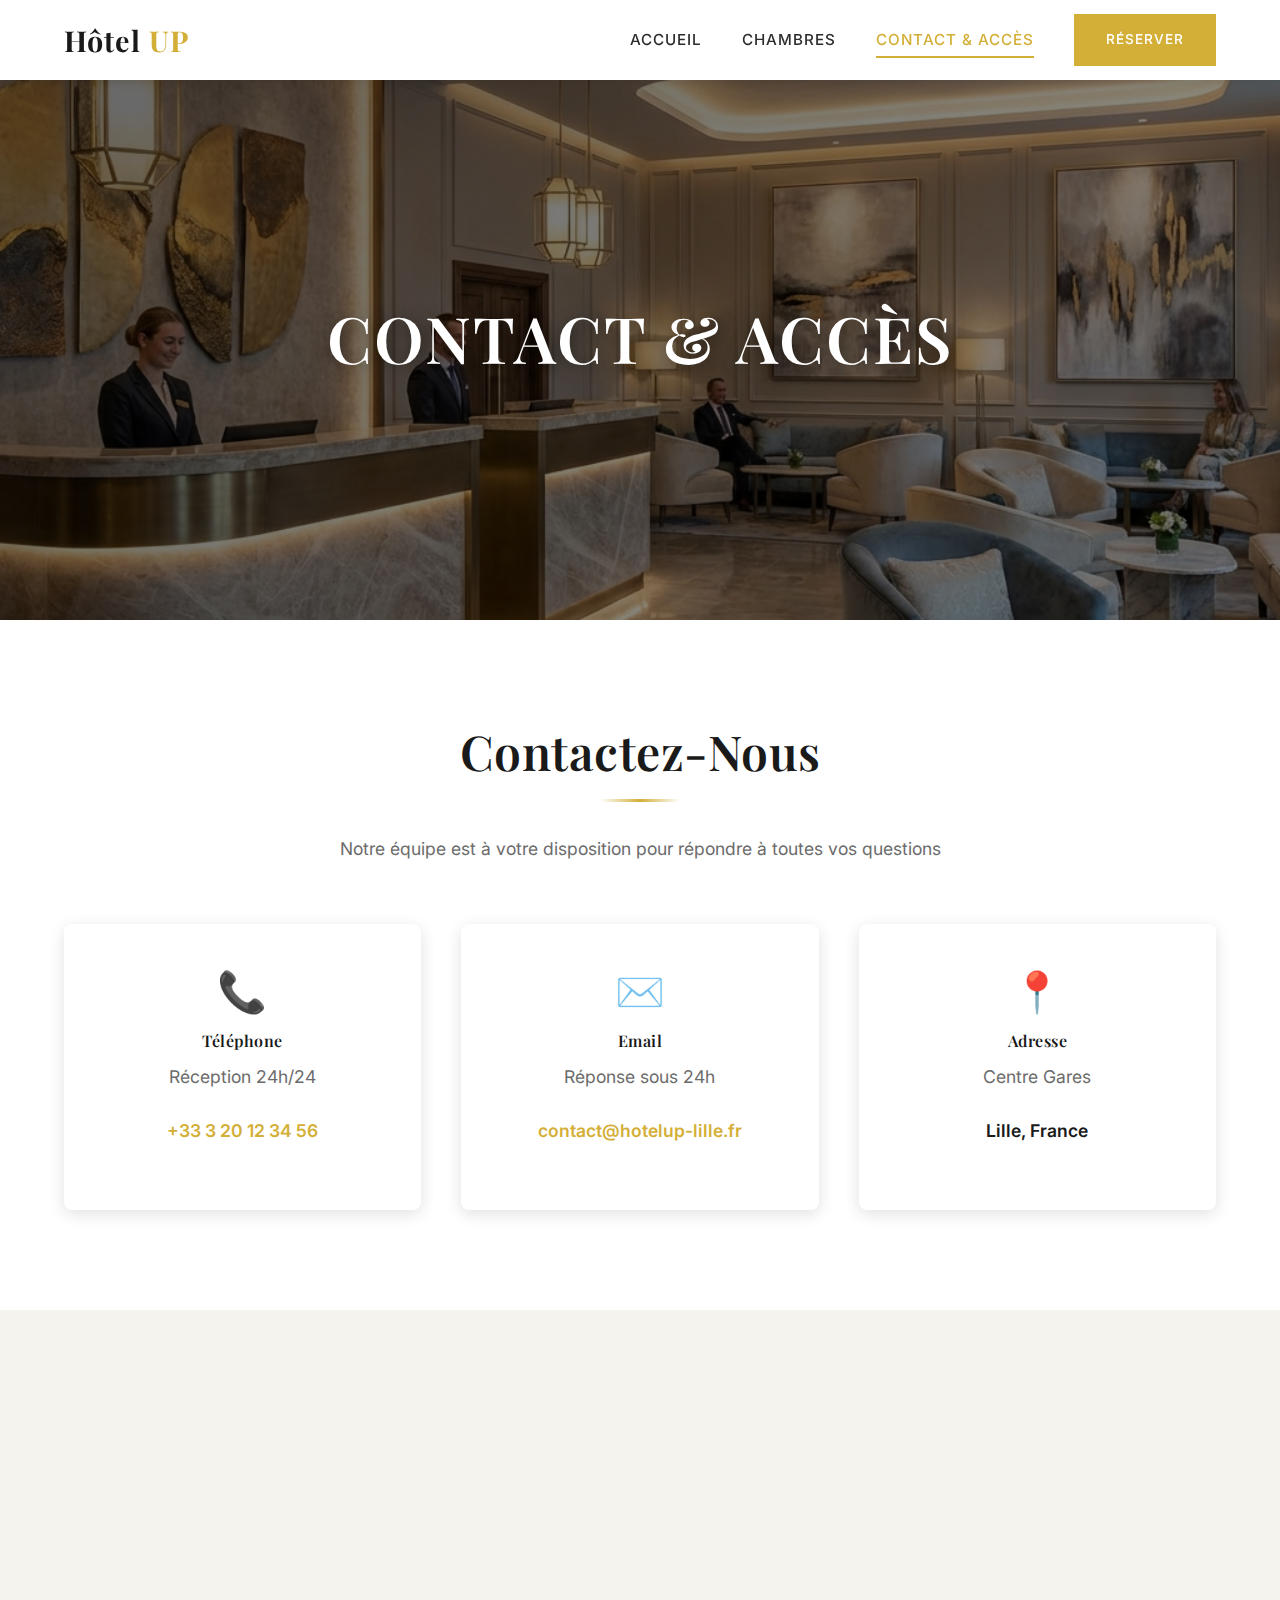
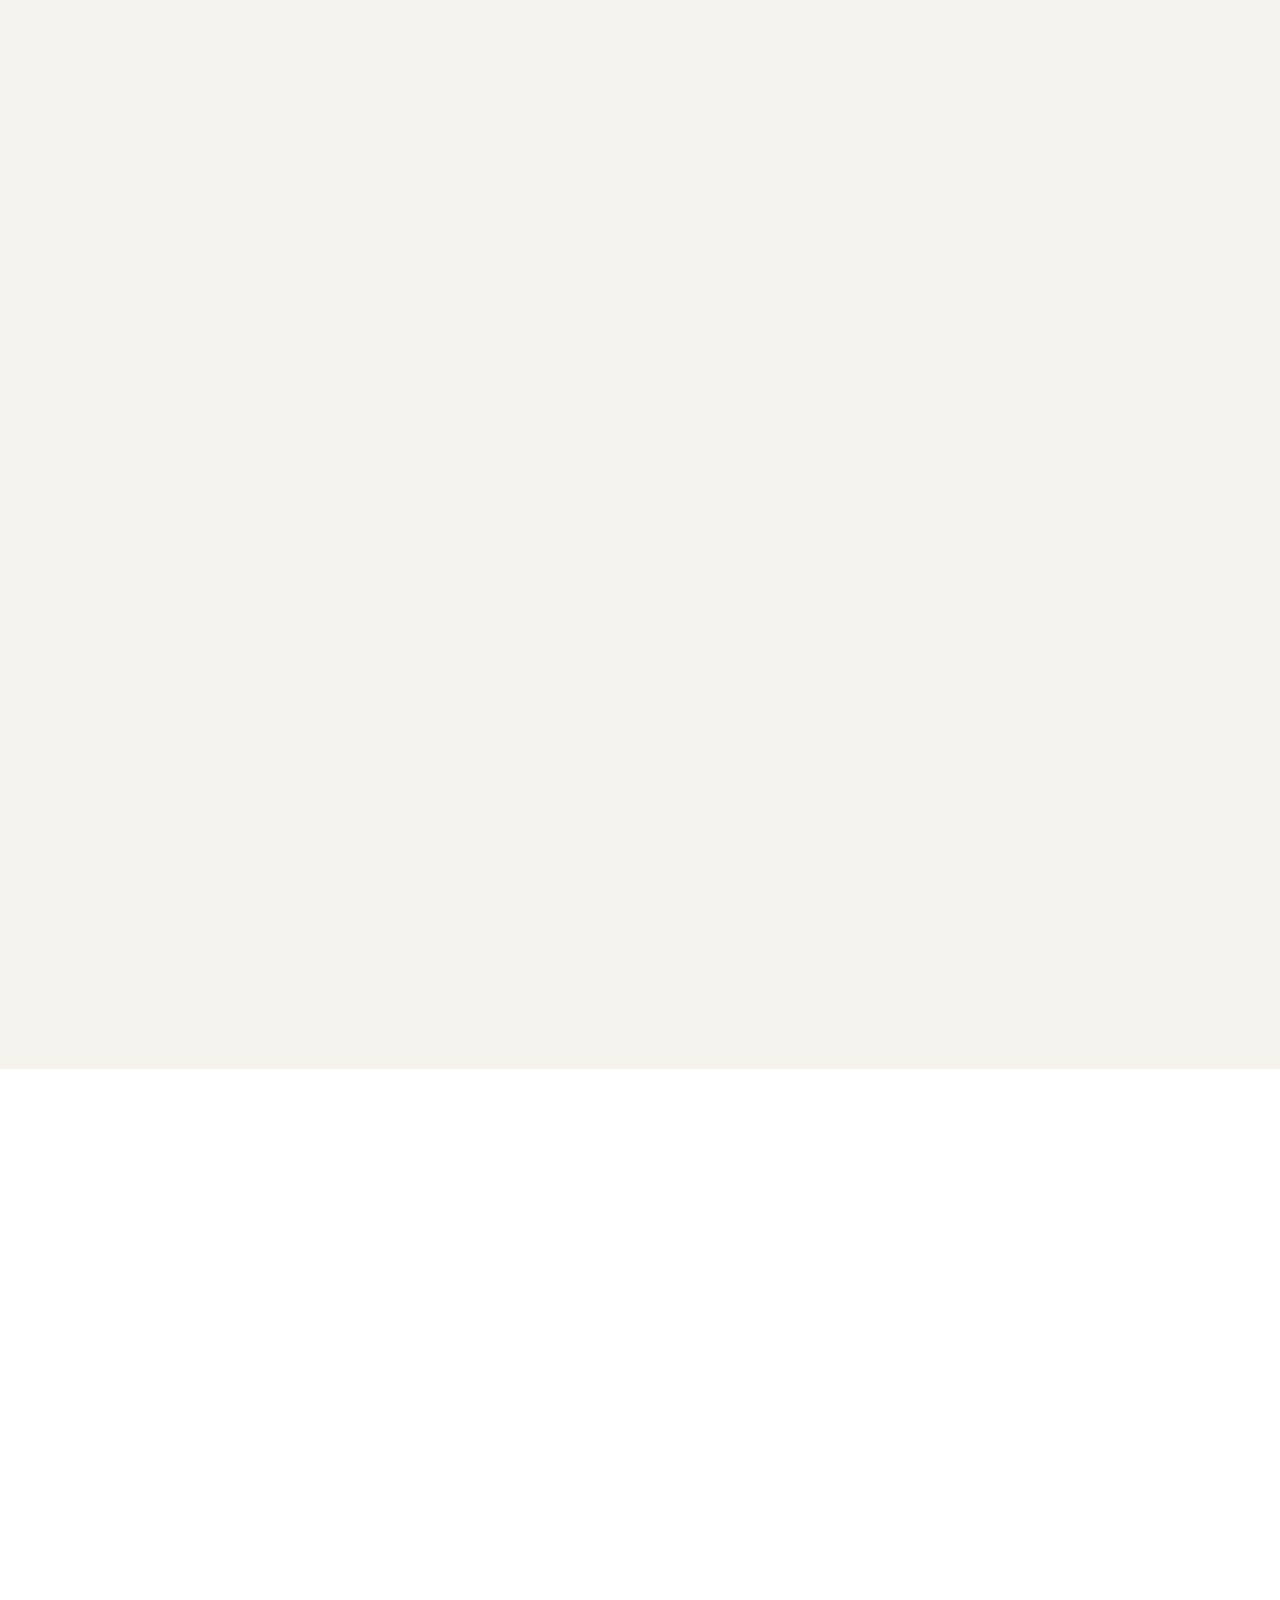
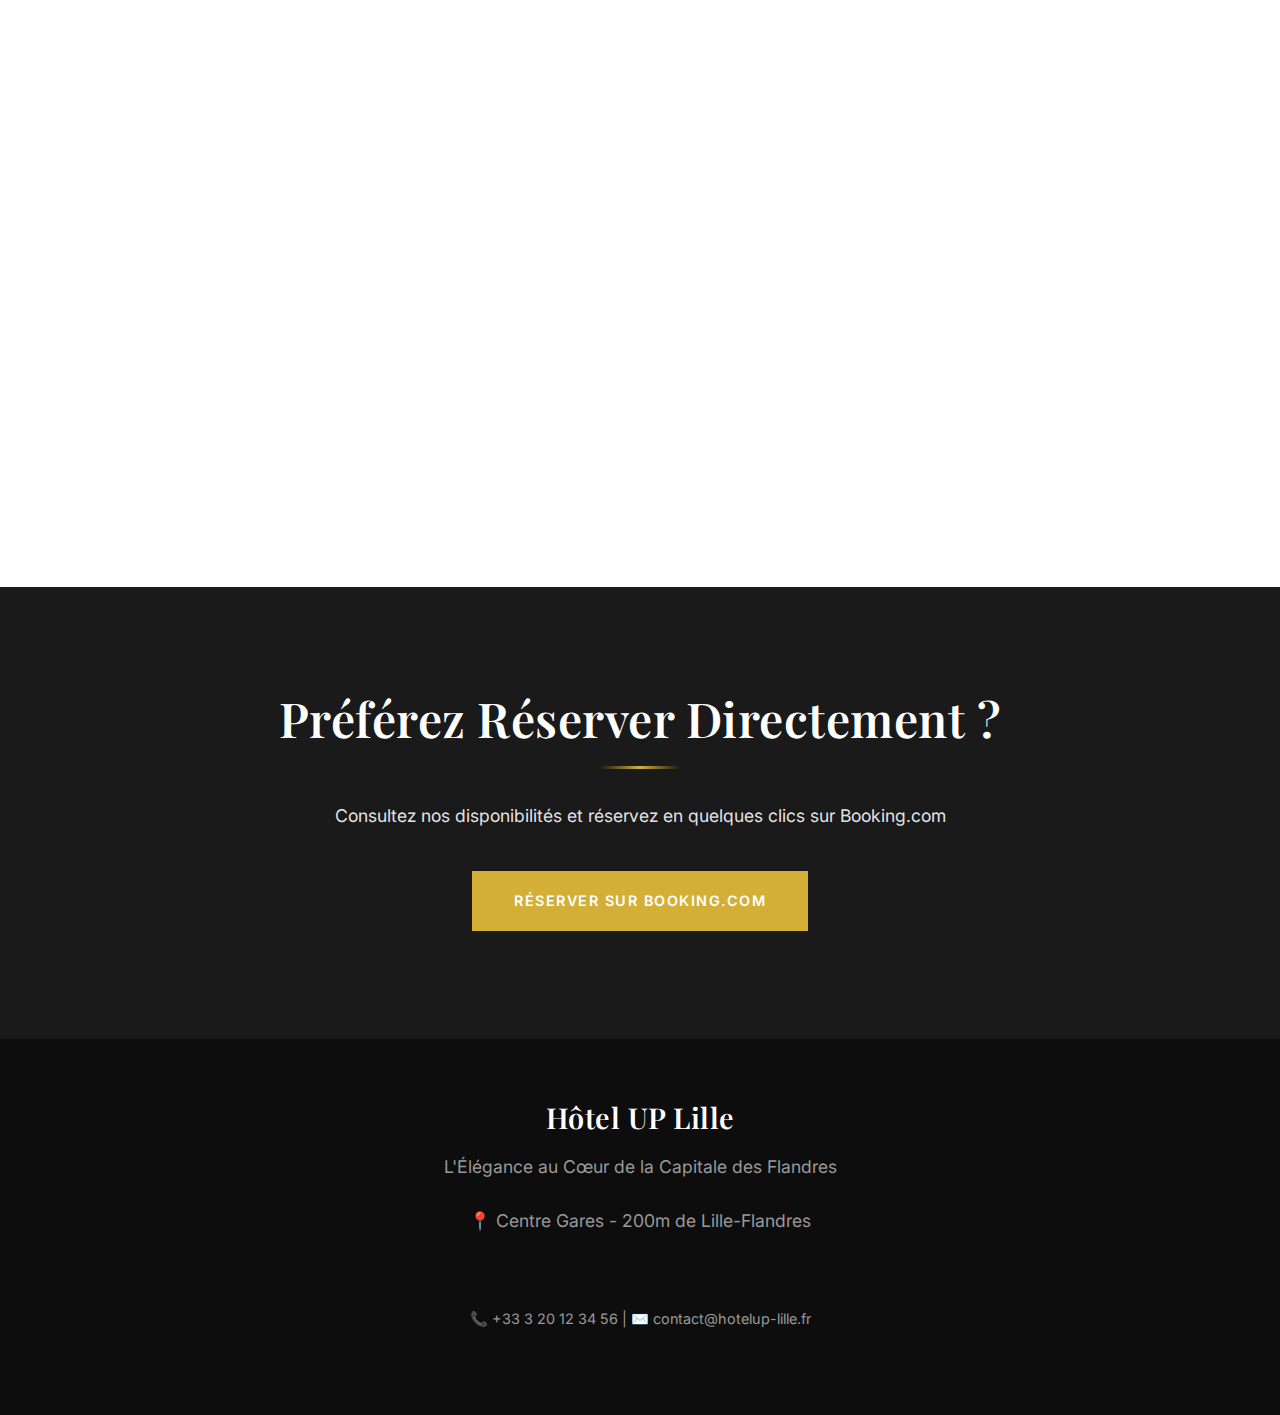
<file: contact.html>
<!DOCTYPE html>
<html lang="fr">

<head>
    <meta charset="UTF-8">
    <meta name="viewport" content="width=device-width, initial-scale=1.0">
    <meta name="description"
        content="Contactez l'Hôtel UP Lille. Adresse, téléphone, plan d'accès et formulaire de contact. Situé à 200m de la gare Lille-Flandres.">
    <title>Contact & Accès | Hôtel UP Lille</title>
    <link rel="stylesheet" href="style.css">
    <style>
        .contact-info-card {
            background: white;
            padding: 40px;
            border-radius: 8px;
            box-shadow: var(--shadow-md);
            text-align: center;
            transition: var(--transition-smooth);
        }

        .contact-info-card:hover {
            transform: translateY(-5px);
            box-shadow: var(--shadow-lg);
        }

        .contact-info-card h3 {
            font-size: 2.5rem;
            margin-bottom: 15px;
        }

        .contact-form {
            background: var(--bg-cream);
            padding: 50px;
            border-radius: 8px;
        }

        .form-group {
            margin-bottom: 25px;
        }

        .form-group label {
            display: block;
            margin-bottom: 8px;
            font-weight: 600;
            color: var(--primary-dark);
        }

        .form-group input,
        .form-group textarea {
            width: 100%;
            padding: 15px;
            border: 2px solid transparent;
            border-radius: 4px;
            font-family: var(--font-body);
            font-size: 1rem;
            transition: var(--transition-fast);
            background: white;
        }

        .form-group input:focus,
        .form-group textarea:focus {
            outline: none;
            border-color: var(--accent-gold);
        }

        .form-group textarea {
            resize: vertical;
            min-height: 150px;
        }

        .map-container {
            width: 100%;
            height: 450px;
            border-radius: 8px;
            overflow: hidden;
            box-shadow: var(--shadow-lg);
        }

        .map-container iframe {
            width: 100%;
            height: 100%;
            border: 0;
        }

        .location-list {
            list-style: none;
        }

        .location-list li {
            margin-bottom: 20px;
            padding-left: 30px;
            position: relative;
            color: var(--text-gray);
        }

        .location-list li::before {
            content: "📍";
            position: absolute;
            left: 0;
            font-size: 1.2rem;
        }

        .location-list li strong {
            color: var(--primary-dark);
            display: block;
            margin-bottom: 5px;
        }
    </style>
</head>

<body>

    <!-- Navigation -->
    <nav>
        <div class="nav-logo">Hôtel <span>UP</span></div>
        <div class="menu-toggle">
            <span></span>
            <span></span>
            <span></span>
        </div>
        <div class="nav-links">
            <a href="index.html">Accueil</a>
            <a href="rooms.html">Chambres</a>
            <a href="contact.html" class="active">Contact & Accès</a>
            <a href="https://www.booking.com/hotel/fr/up.html?aid=2402550&label=hotel-des-reignaux.fr" target="_blank"
                class="btn" style="padding: 12px 30px; font-size: 0.85rem;">Réserver</a>
        </div>
    </nav>

    <!-- Page Header -->
    <header class="page-header" style="background-image: url('images/lobby_reception_1769722632008.png');">
        <h1>Contact & Accès</h1>
    </header>

    <!-- Contact Cards -->
    <section class="fade-in">
        <div class="section-title-container">
            <h2>Contactez-Nous</h2>
            <p>Notre équipe est à votre disposition pour répondre à toutes vos questions</p>
        </div>
        <div class="grid-3">
            <div class="contact-info-card">
                <h3>📞</h3>
                <h4>Téléphone</h4>
                <p style="color: var(--text-gray); margin-top: 10px;">Réception 24h/24</p>
                <a href="tel:+33320123456" style="color: var(--accent-gold); font-weight: 600; font-size: 1.1rem;">+33 3
                    20 12 34 56</a>
            </div>
            <div class="contact-info-card">
                <h3>✉️</h3>
                <h4>Email</h4>
                <p style="color: var(--text-gray); margin-top: 10px;">Réponse sous 24h</p>
                <a href="mailto:contact@hotelup-lille.fr"
                    style="color: var(--accent-gold); font-weight: 600; font-size: 1.1rem;">contact@hotelup-lille.fr</a>
            </div>
            <div class="contact-info-card">
                <h3>📍</h3>
                <h4>Adresse</h4>
                <p style="color: var(--text-gray); margin-top: 10px;">Centre Gares</p>
                <p style="color: var(--primary-dark); font-weight: 600;">Lille, France</p>
            </div>
        </div>
    </section>

    <!-- Map & Location Details -->
    <div class="bg-light">
        <section class="fade-in">
            <div class="section-title-container">
                <h2>Notre Emplacement</h2>
                <p>Au cœur de Lille, à proximité de tout</p>
            </div>
            <div class="grid-2" style="align-items: flex-start;">
                <div>
                    <h3>Comment Nous Trouver ?</h3>
                    <p style="margin-bottom: 30px;">
                        L'Hôtel UP bénéficie d'une situation exceptionnelle au cœur de Lille,
                        rendant tous les points d'intérêt accessibles très facilement.
                    </p>

                    <ul class="location-list">
                        <li>
                            <strong>Gare Lille-Flandres</strong>
                            200 mètres - 2 minutes à pied
                        </li>
                        <li>
                            <strong>Opéra de Lille</strong>
                            350 mètres - 4 minutes à pied
                        </li>
                        <li>
                            <strong>Centre Commercial Euralille</strong>
                            400 mètres - 5 minutes à pied
                        </li>
                        <li>
                            <strong>Gare Lille-Europe (TGV)</strong>
                            650 mètres - 8 minutes à pied
                        </li>
                        <li>
                            <strong>Grand Place</strong>
                            600 mètres - 7 minutes à pied
                        </li>
                        <li>
                            <strong>Vieux-Lille</strong>
                            800 mètres - 10 minutes à pied
                        </li>
                    </ul>

                    <div
                        style="margin-top: 40px; padding: 30px; background: white; border-radius: 8px; border-left: 4px solid var(--accent-gold);">
                        <h4 style="margin-bottom: 15px; color: var(--primary-dark);">Informations Pratiques</h4>
                        <p><strong>Réception :</strong> Ouverte 24h/24</p>
                        <p><strong>Arrivée (Check-in) :</strong> À partir de 15h00</p>
                        <p><strong>Départ (Check-out) :</strong> Jusqu'à 12h00</p>
                        <p><strong>Parking :</strong> Disponible sur demande (supplément)</p>
                    </div>
                </div>
                <div>
                    <div class="map-container">
                        <iframe
                            src="https://www.google.com/maps/embed?pb=!1m18!1m12!1m3!1d2530.5179!2d3.0747!3d50.6367!2m3!1f0!2f0!3f0!3m2!1i1024!2i768!4f13.1!3m3!1m2!1s0x47c2d579b3256e11%3A0x40af13e816411030!2sGare%20Lille%20Flandres!5e0!3m2!1sfr!2sfr!4v1234567890"
                            allowfullscreen="" loading="lazy" referrerpolicy="no-referrer-when-downgrade">
                        </iframe>
                    </div>
                    <p style="text-align: center; margin-top: 15px; color: var(--text-gray); font-size: 0.9rem;">
                        Carte interactive - Cliquez pour naviguer
                    </p>
                </div>
            </div>
        </section>
    </div>

    <!-- Contact Form -->
    <section class="fade-in">
        <div class="section-title-container">
            <h2>Envoyez-Nous un Message</h2>
            <p>Une question ? Une demande spéciale ? Notre équipe vous répond rapidement</p>
        </div>
        <div style="max-width: 800px; margin: 0 auto;">
            <form class="contact-form">
                <div class="form-group">
                    <label for="name">Nom Complet *</label>
                    <input type="text" id="name" name="name" required placeholder="Votre nom">
                </div>
                <div class="form-group">
                    <label for="email">Adresse Email *</label>
                    <input type="email" id="email" name="email" required placeholder="votre@email.com">
                </div>
                <div class="form-group">
                    <label for="phone">Téléphone</label>
                    <input type="tel" id="phone" name="phone" placeholder="+33 6 12 34 56 78">
                </div>
                <div class="form-group">
                    <label for="message">Votre Message *</label>
                    <textarea id="message" name="message" required placeholder="Décrivez votre demande..."></textarea>
                </div>
                <button type="submit" class="btn" style="width: 100%;">Envoyer le Message</button>
            </form>
        </div>
    </section>

    <!-- Call to Action -->
    <div class="bg-dark">
        <section style="text-align: center;">
            <h2 style="color: white;">Préférez Réserver Directement ?</h2>
            <p style="max-width: 700px; margin: 0 auto 40px; font-size: 1.1rem; color: rgba(255,255,255,0.9);">
                Consultez nos disponibilités et réservez en quelques clics sur Booking.com
            </p>
            <a href="https://www.booking.com/hotel/fr/up.html?aid=2402550&label=hotel-des-reignaux.fr" target="_blank"
                class="btn">Réserver sur Booking.com</a>
        </section>
    </div>

    <!-- Footer -->
    <footer>
        <h3>Hôtel UP Lille</h3>
        <p>L'Élégance au Cœur de la Capitale des Flandres</p>
        <p style="margin-top: 10px;">📍 Centre Gares - 200m de Lille-Flandres</p>
        <br>
        <p style="font-size: 0.9rem; margin-top: 20px;">
            📞 +33 3 20 12 34 56 | ✉️ contact@hotelup-lille.fr
        </p>
    </footer>

    <script src="script.js"></script>

</body>

</html>
</file>
<file: style.css>
/* ===== HOTEL UP - PREMIUM LUXURY DESIGN SYSTEM ===== */

/* --- GOOGLE FONTS --- */
@import url('https://fonts.googleapis.com/css2?family=Playfair+Display:wght@400;500;600;700&family=Inter:wght@300;400;500;600;700&display=swap');

/* --- CSS VARIABLES (Design Tokens) --- */
:root {
    /* Color Palette - Luxury Gold & Black */
    --primary-dark: #1a1a1a;
    --primary-black: #0d0d0d;
    --accent-gold: #D4AF37;
    --accent-gold-light: #E6C960;
    --accent-gold-dark: #B8941F;
    --bg-cream: #F5F3ED;
    --bg-light: #FAFAF8;
    --text-dark: #2c2c2c;
    --text-gray: #6b6b6b;
    --text-light: #9a9a9a;
    --white: #ffffff;
    
    /* Typography */
    --font-heading: 'Playfair Display', serif;
    --font-body: 'Inter', sans-serif;
    
    /* Spacing */
    --nav-height: 80px;
    --section-padding: 100px;
    --container-max: 1400px;
    
    /* Transitions */
    --transition-smooth: all 0.4s cubic-bezier(0.4, 0, 0.2, 1);
    --transition-fast: all 0.2s ease;
    
    /* Shadows */
    --shadow-sm: 0 2px 8px rgba(0,0,0,0.08);
    --shadow-md: 0 4px 16px rgba(0,0,0,0.12);
    --shadow-lg: 0 8px 32px rgba(0,0,0,0.16);
    --shadow-xl: 0 20px 60px rgba(0,0,0,0.25);
}

/* --- RESET & BASE --- */
* {
    margin: 0;
    padding: 0;
    box-sizing: border-box;
}

html {
    scroll-behavior: smooth;
    overflow-x: hidden;
}

body {
    font-family: var(--font-body);
    color: var(--text-dark);
    line-height: 1.7;
    background-color: var(--white);
    padding-top: var(--nav-height);
    overflow-x: hidden;
}

::selection {
    background: var(--accent-gold);
    color: var(--white);
}

/* --- TYPOGRAPHY --- */
h1, h2, h3, h4, h5, h6 {
    font-family: var(--font-heading);
    color: var(--primary-dark);
    font-weight: 600;
    line-height: 1.3;
    letter-spacing: 0.5px;
}

h1 {
    font-size: clamp(2.5rem, 5vw, 4rem);
    margin-bottom: 1.5rem;
    text-transform: uppercase;
    letter-spacing: 2px;
}

h2 {
    font-size: clamp(2rem, 4vw, 3rem);
    margin-bottom: 2rem;
    text-align: center;
    position: relative;
    padding-bottom: 20px;
}

h2::after {
    content: '';
    position: absolute;
    bottom: 0;
    left: 50%;
    transform: translateX(-50%);
    width: 80px;
    height: 3px;
    background: linear-gradient(90deg, transparent, var(--accent-gold), transparent);
}

h3 {
    font-size: clamp(1.5rem, 3vw, 2rem);
    margin-bottom: 1rem;
}

p {
    font-size: 1.1rem;
    color: var(--text-gray);
    margin-bottom: 1.5rem;
    font-weight: 400;
}

a {
    text-decoration: none;
    color: inherit;
    transition: var(--transition-fast);
}

/* --- NAVIGATION BAR --- */
nav {
    background: rgba(255, 255, 255, 0.98);
    backdrop-filter: blur(10px);
    height: var(--nav-height);
    display: flex;
    justify-content: space-between;
    align-items: center;
    padding: 0 5%;
    position: fixed;
    top: 0;
    width: 100%;
    z-index: 9999;
    box-shadow: var(--shadow-sm);
    transition: var(--transition-smooth);
}

nav.scrolled {
    background: rgba(255, 255, 255, 0.95);
    box-shadow: var(--shadow-md);
}

.nav-logo {
    font-family: var(--font-heading);
    font-size: 1.8rem;
    font-weight: 700;
    color: var(--primary-dark);
    letter-spacing: 1px;
}

.nav-logo span {
    color: var(--accent-gold);
}

.nav-links {
    display: flex;
    align-items: center;
    gap: 40px;
}

.nav-links a {
    font-weight: 500;
    font-size: 0.95rem;
    text-transform: uppercase;
    letter-spacing: 1px;
    position: relative;
    padding: 5px 0;
}

.nav-links a::after {
    content: '';
    position: absolute;
    bottom: 0;
    left: 0;
    width: 0;
    height: 2px;
    background: var(--accent-gold);
    transition: var(--transition-smooth);
}

.nav-links a:hover::after,
.nav-links a.active::after {
    width: 100%;
}

.nav-links a:hover,
.nav-links a.active {
    color: var(--accent-gold);
}

/* Mobile Menu Toggle */
.menu-toggle {
    display: none;
    flex-direction: column;
    gap: 5px;
    cursor: pointer;
    z-index: 10000;
}

.menu-toggle span {
    width: 28px;
    height: 3px;
    background: var(--primary-dark);
    transition: var(--transition-smooth);
    border-radius: 2px;
}

.menu-toggle.active span:nth-child(1) {
    transform: rotate(45deg) translate(8px, 8px);
}

.menu-toggle.active span:nth-child(2) {
    opacity: 0;
}

.menu-toggle.active span:nth-child(3) {
    transform: rotate(-45deg) translate(7px, -7px);
}

/* --- BUTTONS --- */
.btn {
    display: inline-block;
    background: var(--accent-gold);
    color: var(--white);
    padding: 16px 40px;
    text-transform: uppercase;
    font-size: 0.9rem;
    font-weight: 600;
    letter-spacing: 1.5px;
    border: 2px solid var(--accent-gold);
    cursor: pointer;
    transition: var(--transition-smooth);
    position: relative;
    overflow: hidden;
    z-index: 1;
}

.btn::before {
    content: '';
    position: absolute;
    top: 0;
    left: -100%;
    width: 100%;
    height: 100%;
    background: var(--accent-gold-dark);
    transition: var(--transition-smooth);
    z-index: -1;
}

.btn:hover::before {
    left: 0;
}

.btn:hover {
    transform: translateY(-3px);
    box-shadow: var(--shadow-lg);
}

.btn-outline {
    background: transparent;
    color: var(--accent-gold);
}

.btn-outline:hover {
    background: var(--accent-gold);
    color: var(--white);
}

/* --- HERO SECTION --- */
.hero-slider {
    height: 100vh;
    position: relative;
    overflow: hidden;
}

.hero-slide {
    position: absolute;
    top: 0;
    left: 0;
    width: 100%;
    height: 100%;
    opacity: 0;
    transition: opacity 1s ease-in-out;
    background-size: cover;
    background-position: center;
}

.hero-slide.active {
    opacity: 1;
}

.hero-slide::before {
    content: '';
    position: absolute;
    top: 0;
    left: 0;
    width: 100%;
    height: 100%;
    background: linear-gradient(135deg, rgba(0,0,0,0.5), rgba(0,0,0,0.3));
}

.hero-content {
    position: absolute;
    top: 50%;
    left: 50%;
    transform: translate(-50%, -50%);
    text-align: center;
    color: var(--white);
    z-index: 10;
    max-width: 900px;
    padding: 0 20px;
}

.hero-content h1 {
    color: var(--white);
    text-shadow: 2px 2px 20px rgba(0,0,0,0.5);
    animation: fadeInUp 1s ease-out;
}

.hero-content p {
    font-size: 1.3rem;
    color: rgba(255,255,255,0.95);
    margin-bottom: 40px;
    font-weight: 300;
    animation: fadeInUp 1s ease-out 0.3s backwards;
}

.hero-content .btn {
    animation: fadeInUp 1s ease-out 0.6s backwards;
}

/* Slider Dots */
.slider-dots {
    position: absolute;
    bottom: 40px;
    left: 50%;
    transform: translateX(-50%);
    display: flex;
    gap: 15px;
    z-index: 100;
}

.slider-dot {
    width: 12px;
    height: 12px;
    border-radius: 50%;
    background: rgba(255,255,255,0.5);
    cursor: pointer;
    transition: var(--transition-smooth);
    border: 2px solid transparent;
}

.slider-dot.active,
.slider-dot:hover {
    background: var(--accent-gold);
    border-color: var(--white);
}

/* --- PAGE HEADERS --- */
.page-header {
    height: 60vh;
    background-size: cover;
    background-position: center;
    display: flex;
    justify-content: center;
    align-items: center;
    position: relative;
    margin-bottom: 0;
}

.page-header::before {
    content: '';
    position: absolute;
    top: 0;
    left: 0;
    width: 100%;
    height: 100%;
    background: linear-gradient(135deg, rgba(0,0,0,0.6), rgba(0,0,0,0.4));
}

.page-header h1 {
    position: relative;
    z-index: 1;
    color: var(--white);
    text-shadow: 2px 2px 15px rgba(0,0,0,0.5);
}

/* --- SECTIONS --- */
section {
    padding: var(--section-padding) 5%;
    max-width: var(--container-max);
    margin: 0 auto;
}

.section-title-container {
    text-align: center;
    margin-bottom: 60px;
    max-width: 800px;
    margin-left: auto;
    margin-right: auto;
}

.bg-light {
    background-color: var(--bg-cream);
}

.bg-dark {
    background-color: var(--primary-dark);
    color: var(--white);
}

.bg-dark h2,
.bg-dark h3,
.bg-dark p {
    color: var(--white);
}

/* --- GRID LAYOUTS --- */
.grid-2 {
    display: grid;
    grid-template-columns: 1fr 1fr;
    gap: 60px;
    align-items: center;
}

.grid-3 {
    display: grid;
    grid-template-columns: repeat(3, 1fr);
    gap: 40px;
}

.grid-4 {
    display: grid;
    grid-template-columns: repeat(auto-fit, minmax(250px, 1fr));
    gap: 30px;
}

/* --- CARDS --- */
.card {
    background: var(--white);
    border-radius: 8px;
    overflow: hidden;
    box-shadow: var(--shadow-sm);
    transition: var(--transition-smooth);
}

.card:hover {
    transform: translateY(-10px);
    box-shadow: var(--shadow-xl);
}

.card img {
    width: 100%;
    height: 300px;
    object-fit: cover;
    transition: var(--transition-smooth);
}

.card:hover img {
    transform: scale(1.1);
}

.card-content {
    padding: 30px;
}

.card h3 {
    margin-bottom: 15px;
    color: var(--primary-dark);
}

.card p {
    color: var(--text-gray);
    margin-bottom: 20px;
}

/* --- ROOM CARDS --- */
.room-card {
    margin-bottom: 100px;
    position: relative;
}

.room-card img {
    width: 100%;
    height: auto;
    border-radius: 8px;
    box-shadow: var(--shadow-lg);
    transition: var(--transition-smooth);
}

.room-card:hover img {
    transform: scale(1.02);
    box-shadow: var(--shadow-xl);
}

.amenities-list {
    display: grid;
    grid-template-columns: repeat(2, 1fr);
    gap: 12px;
    margin-top: 25px;
    list-style: none;
}

.amenities-list li {
    font-size: 0.95rem;
    color: var(--text-gray);
    padding-left: 25px;
    position: relative;
}

.amenities-list li::before {
    content: "✓";
    position: absolute;
    left: 0;
    color: var(--accent-gold);
    font-weight: bold;
    font-size: 1.2rem;
}

/* --- GALLERY --- */
.gallery {
    display: grid;
    grid-template-columns: repeat(auto-fit, minmax(300px, 1fr));
    gap: 20px;
}

.gallery-image {
    width: 100%;
    height: 350px;
    object-fit: cover;
    border-radius: 8px;
    transition: var(--transition-smooth);
    cursor: pointer;
}

.gallery-image:hover {
    transform: scale(1.05);
    box-shadow: var(--shadow-xl);
}

/* --- LIGHTBOX --- */
.lightbox {
    display: none;
    position: fixed;
    top: 0;
    left: 0;
    width: 100%;
    height: 100%;
    background: rgba(0,0,0,0.95);
    z-index: 99999;
    align-items: center;
    justify-content: center;
}

.lightbox.active {
    display: flex;
}

.lightbox-content {
    max-width: 90%;
    max-height: 90vh;
    border-radius: 8px;
    box-shadow: var(--shadow-xl);
}

.lightbox-close {
    position: absolute;
    top: 30px;
    right: 50px;
    font-size: 3rem;
    color: var(--white);
    cursor: pointer;
    transition: var(--transition-fast);
}

.lightbox-close:hover {
    color: var(--accent-gold);
}

.lightbox-caption {
    position: absolute;
    bottom: 30px;
    left: 50%;
    transform: translateX(-50%);
    color: var(--white);
    font-size: 1.1rem;
    text-align: center;
}

/* --- FOOTER --- */
footer {
    background: var(--primary-black);
    color: var(--text-light);
    text-align: center;
    padding: 60px 5%;
}

footer h3 {
    color: var(--white);
    margin-bottom: 15px;
    font-size: 1.8rem;
}

footer p {
    color: var(--text-light);
}

footer .btn {
    margin: 30px 0;
}

/* --- PRELOADER --- */
.preloader {
    position: fixed;
    top: 0;
    left: 0;
    width: 100%;
    height: 100%;
    background: var(--primary-dark);
    display: flex;
    align-items: center;
    justify-content: center;
    z-index: 999999;
    transition: opacity 0.5s ease;
}

.preloader.fade-out {
    opacity: 0;
}

.preloader-logo {
    font-family: var(--font-heading);
    font-size: 3rem;
    color: var(--accent-gold);
    animation: pulse 1.5s infinite;
}

/* --- ANIMATIONS --- */
@keyframes fadeInUp {
    from {
        opacity: 0;
        transform: translateY(30px);
    }
    to {
        opacity: 1;
        transform: translateY(0);
    }
}

@keyframes pulse {
    0%, 100% {
        opacity: 1;
        transform: scale(1);
    }
    50% {
        opacity: 0.7;
        transform: scale(1.05);
    }
}

.fade-in {
    opacity: 0;
    transform: translateY(30px);
    transition: var(--transition-smooth);
}

.fade-in.animate-in {
    opacity: 1;
    transform: translateY(0);
}

.slide-up {
    opacity: 0;
    transform: translateY(50px);
    transition: var(--transition-smooth);
}

.slide-up.animate-in {
    opacity: 1;
    transform: translateY(0);
}

/* --- RESPONSIVE DESIGN --- */
@media (max-width: 1024px) {
    :root {
        --section-padding: 80px;
    }
    
    .grid-2,
    .grid-3 {
        grid-template-columns: 1fr;
        gap: 40px;
    }
}

@media (max-width: 768px) {
    :root {
        --nav-height: 70px;
        --section-padding: 60px;
    }
    
    nav {
        padding: 0 20px;
    }
    
    .nav-links {
        position: fixed;
        top: var(--nav-height);
        left: 0;
        width: 100%;
        height: calc(100vh - var(--nav-height));
        background: rgba(255, 255, 255, 0.98);
        backdrop-filter: blur(10px);
        flex-direction: column;
        justify-content: center;
        gap: 30px;
        transform: translateX(-100%);
        transition: var(--transition-smooth);
    }
    
    .nav-links.active {
        transform: translateX(0);
    }
    
    .menu-toggle {
        display: flex;
    }
    
    .hero-content h1 {
        font-size: 2.5rem;
    }
    
    .hero-content p {
        font-size: 1.1rem;
    }
    
    section {
        padding: 60px 20px;
    }
    
    .amenities-list {
        grid-template-columns: 1fr;
    }
    
    .gallery {
        grid-template-columns: 1fr;
    }
}

@media (max-width: 480px) {
    h1 {
        font-size: 2rem;
    }
    
    h2 {
        font-size: 1.8rem;
    }
    
    .btn {
        padding: 14px 30px;
        font-size: 0.85rem;
    }
    
    .lightbox-close {
        top: 15px;
        right: 20px;
        font-size: 2rem;
    }
}
</file>
